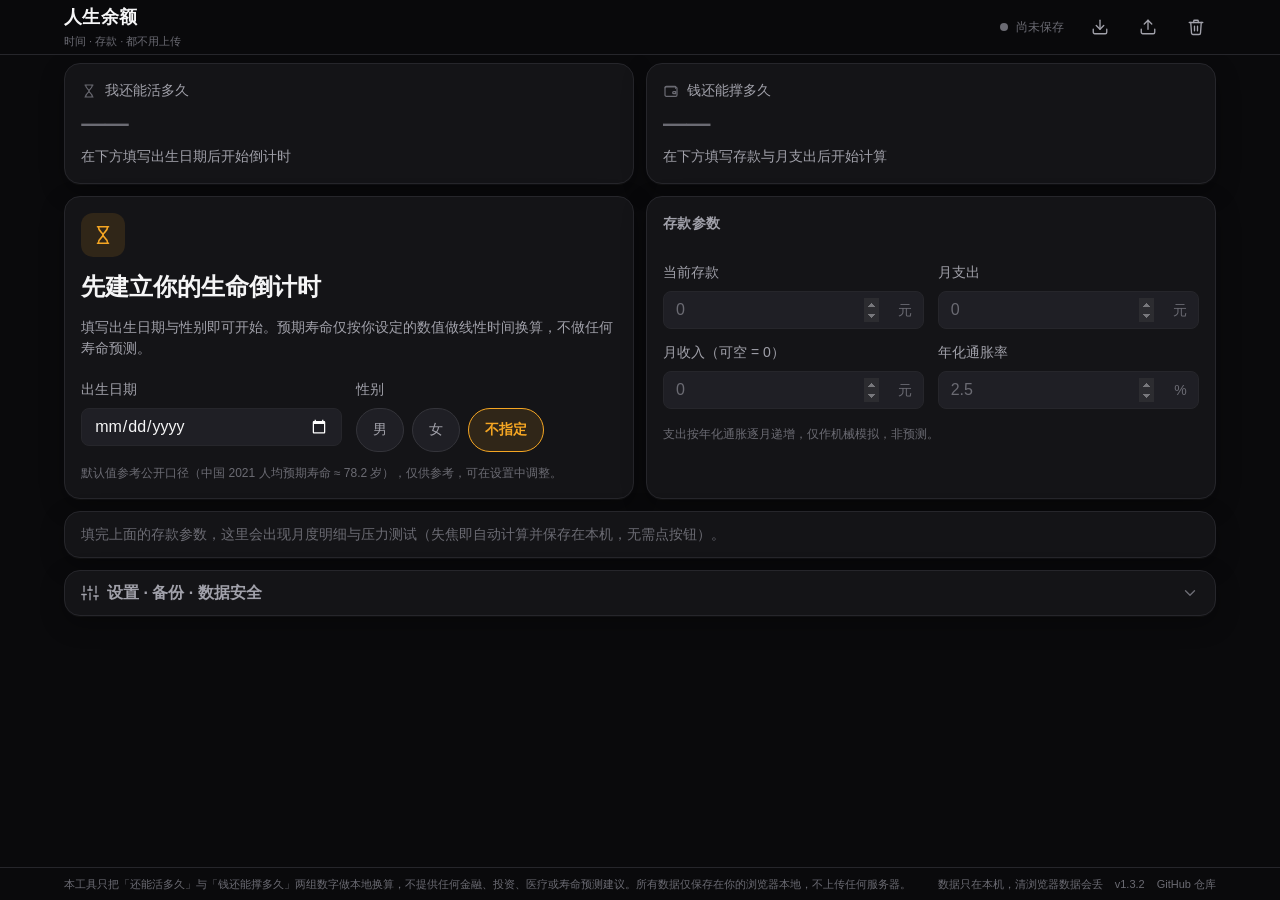
<file: index.html>
<!doctype html>
<html lang="zh-CN">
<head>
  <meta charset="utf-8">
  <meta name="viewport" content="width=device-width, initial-scale=1, viewport-fit=cover">
  <meta name="description" content="人生余额：算算你还能活多久、钱还能撑多久。全部在本机计算，数据不上传服务器。">
  <meta name="color-scheme" content="dark">
  <meta name="theme-color" content="#0a0a0c">
  <title>人生余额 · 我还能活多久，钱还能撑多久</title>

  <!-- 社交分享卡片（微信 / QQ / X / Facebook 等抓取 og:* 生成链接预览卡）
       注意：og:image 必须是绝对地址，聊天工具才能抓到图。 -->
  <meta property="og:type" content="website">
  <meta property="og:site_name" content="人生余额">
  <meta property="og:title" content="人生余额 · 我还能活多久，钱还能撑多久">
  <meta property="og:description" content="填一个出生日期，看看还剩多少天；填一笔存款，看看还能撑多久。全部在本机计算，数据不上传。">
  <meta property="og:url" content="https://datouzhenbei.github.io/personal-survival-dashboard/">
  <meta property="og:image" content="https://datouzhenbei.github.io/personal-survival-dashboard/assets/og-cover.png">
  <meta property="og:image:type" content="image/png">
  <meta property="og:image:width" content="1200">
  <meta property="og:image:height" content="630">
  <meta property="og:image:alt" content="人生余额：我还能活多久 · 钱还能撑多久">
  <meta property="og:locale" content="zh_CN">
  <meta name="twitter:card" content="summary_large_image">
  <meta name="twitter:title" content="人生余额 · 我还能活多久，钱还能撑多久">
  <meta name="twitter:description" content="填一个出生日期，看看还剩多少天；填一笔存款，看看还能撑多久。全部在本机计算。">
  <meta name="twitter:image" content="https://datouzhenbei.github.io/personal-survival-dashboard/assets/og-cover.png">
  <!-- 内联 favicon（data URI），避免产生额外网络请求 -->
  <link rel="icon" href="data:image/svg+xml,%3Csvg xmlns='http://www.w3.org/2000/svg' viewBox='0 0 24 24'%3E%3Ccircle cx='12' cy='12' r='10' fill='%23f5a623'/%3E%3C/svg%3E">
  <link rel="stylesheet" href="./css/style.css">
</head>
<body>
  <!-- 顶栏：标题 + 数据状态 + 导入/导出/清空 -->
  <header class="site-header">
    <div class="container header-inner">
      <div class="brand">
        <h1>人生余额</h1>
        <p>时间 · 存款 · 都不用上传</p>
      </div>
      <div class="header-actions">
        <span class="save-status" id="save-status" title="本机 localStorage 数据状态">
          <span class="dot" aria-label="未保存"></span>
          <span class="save-status__text">尚未保存</span>
        </span>

        <button type="button" class="icon-btn" id="btn-export" aria-label="导出 JSON 备份" title="导出 JSON 备份">
          <svg width="18" height="18" viewBox="0 0 24 24" fill="none" stroke="currentColor" stroke-width="1.8" stroke-linecap="round" stroke-linejoin="round" aria-hidden="true" focusable="false">
            <path d="M21 15v4a2 2 0 0 1-2 2H5a2 2 0 0 1-2-2v-4"/>
            <polyline points="7 10 12 15 17 10"/>
            <line x1="12" y1="15" x2="12" y2="3"/>
          </svg>
        </button>

        <button type="button" class="icon-btn" id="btn-import" aria-label="导入 JSON 备份" title="导入 JSON 备份">
          <svg width="18" height="18" viewBox="0 0 24 24" fill="none" stroke="currentColor" stroke-width="1.8" stroke-linecap="round" stroke-linejoin="round" aria-hidden="true" focusable="false">
            <path d="M21 15v4a2 2 0 0 1-2 2H5a2 2 0 0 1-2-2v-4"/>
            <polyline points="17 8 12 3 7 8"/>
            <line x1="12" y1="3" x2="12" y2="15"/>
          </svg>
        </button>

        <button type="button" class="icon-btn" id="btn-clear" aria-label="清空全部数据" title="清空全部数据">
          <svg width="18" height="18" viewBox="0 0 24 24" fill="none" stroke="currentColor" stroke-width="1.8" stroke-linecap="round" stroke-linejoin="round" aria-hidden="true" focusable="false">
            <polyline points="3 6 5 6 21 6"/>
            <path d="M19 6l-1 14a2 2 0 0 1-2 2H8a2 2 0 0 1-2-2L5 6"/>
            <path d="M10 11v6M14 11v6"/>
            <path d="M9 6V4a1 1 0 0 1 1-1h4a1 1 0 0 1 1 1v2"/>
          </svg>
        </button>
      </div>
    </div>
  </header>

  <!-- main 在宽屏下同时充当「整页统一栅格」：hero / 生命 / 存款三个 section 用
       display:contents 让各自的卡片直接落进同一套两列网格，保证左右边界严格对齐。 -->
  <main class="container">
    <!-- 首屏两张卡：我还能活多久 / 钱还能撑多久（JS 渲染） -->
    <section id="hero" class="hero-grid" aria-label="核心数据总览"></section>

    <!-- 生命模块：进度环 + 参数（JS 渲染，一个 section 只出一张卡） -->
    <section id="life-module" class="module" aria-label="生命倒计时"></section>

    <!-- 存款模块：参数卡 + 明细条（JS 渲染） -->
    <section id="savings-module" class="module" aria-label="存款生存计算器"></section>

    <!-- 备份提醒：只在需要提醒时才有内容，平时整块隐藏（JS 渲染） -->
    <section id="data-module" class="module" aria-label="备份提醒" hidden></section>

    <!-- 设置抽屉（含数据安全与备份，JS 渲染） -->
    <section id="settings-module" aria-label="设置与偏好"></section>
  </main>

  <!-- 页脚：压成两行（免责声明全文由 JS 从 Config.DISCLAIMER 填充） -->
  <footer class="site-footer">
    <div class="container">
      <p id="footer-disclaimer"></p>
      <div class="footer-meta">
        <span>数据只在本机，清浏览器数据会丢</span>
        <span id="app-version"></span>
        <a href="https://github.com/datouzhenbei/personal-survival-dashboard" id="repo-link" class="footer-link" target="_blank" rel="noopener noreferrer">GitHub 仓库</a>
      </div>
    </div>
  </footer>

  <!-- 自定义确认模态挂载点（禁用原生 confirm/alert） -->
  <div id="modal-root"></div>
  <!-- Toast 轻提示挂载点 -->
  <div id="toast-root" class="toast-root" aria-live="polite"></div>

  <!-- 隐藏的导入文件选择器 -->
  <input type="file" id="import-file" accept="application/json,.json" hidden>

  <script type="module" src="./js/ui/app.js"></script>
</body>
</html>
</file>
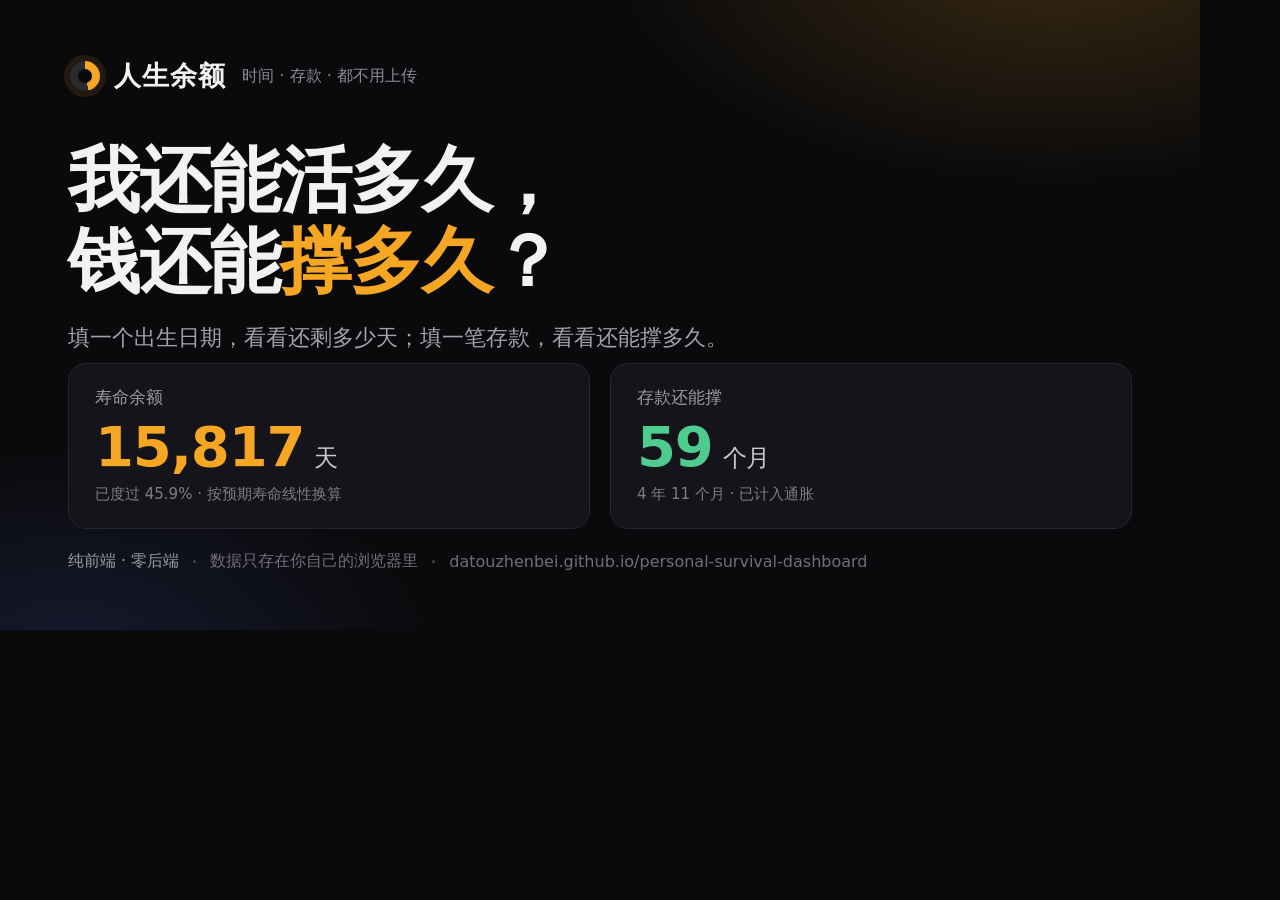
<file: tools/og-cover.html>
<!doctype html>
<html lang="zh-CN">
<head>
<meta charset="utf-8">
<title>og-cover</title>
<style>
  * { box-sizing: border-box; margin: 0; padding: 0; }
  html, body { width: 1200px; height: 630px; overflow: hidden; }
  body {
    background: #0a0a0c;
    color: #f2f2f5;
    font-family: "PingFang SC", "Microsoft YaHei", "Hiragino Sans GB", system-ui, sans-serif;
    -webkit-font-smoothing: antialiased;
    padding: 58px 68px;
    display: flex;
    flex-direction: column;
    position: relative;
  }
  .glow {
    position: absolute; inset: 0;
    background:
      radial-gradient(720px 380px at 88% -8%, rgba(245,166,35,0.20), transparent 62%),
      radial-gradient(560px 320px at 6% 104%, rgba(94,120,255,0.14), transparent 66%);
  }
  .inner { position: relative; display: flex; flex-direction: column; height: 100%; }

  .brand { display: flex; align-items: center; gap: 14px; }
  .brand .dot {
    width: 30px; height: 30px; border-radius: 50%;
    background: conic-gradient(#f5a623 0 46%, #2a2a31 46% 100%);
    box-shadow: 0 0 0 6px rgba(245,166,35,0.10);
    position: relative;
  }
  .brand .dot::after {
    content: ''; position: absolute; inset: 8px; border-radius: 50%; background: #0a0a0c;
  }
  .brand b { font-size: 27px; font-weight: 650; letter-spacing: .04em; }
  .brand span { font-size: 16px; color: #8b8b95; margin-left: 2px; }

  h1 {
    font-size: 72px; font-weight: 700; line-height: 1.12;
    letter-spacing: -0.02em; margin-top: 46px;
  }
  h1 em { font-style: normal; color: #f5a623; }

  .sub { font-size: 22px; color: #a2a2ad; margin-top: 20px; line-height: 1.5; }

  .cards { display: flex; gap: 20px; margin-top: auto; }
  .card {
    flex: 1;
    background: #14141a;
    border: 1px solid #26262e;
    border-radius: 18px;
    padding: 22px 26px 24px;
  }
  .card .label { font-size: 17px; color: #9a9aa5; }
  .card .num {
    display: flex; align-items: baseline; gap: 10px; margin-top: 10px;
    font-size: 56px; font-weight: 700; letter-spacing: -0.02em; line-height: 1;
    font-variant-numeric: tabular-nums;
  }
  .card .num small { font-size: 24px; font-weight: 500; color: #c9c9d2; }
  .card.a .num { color: #f5a623; }
  .card.b .num { color: #4ecb8f; }
  .card .note { font-size: 15px; color: #7d7d88; margin-top: 10px; }

  .foot { margin-top: 22px; font-size: 16px; color: #6f6f7a; display: flex; gap: 14px; align-items: center; }
  .foot i { width: 3px; height: 3px; border-radius: 50%; background: #45454f; display: inline-block; }
  .foot b { color: #9a9aa5; font-weight: 500; }
</style>
</head>
<body>
  <div class="glow"></div>
  <div class="inner">
    <div class="brand">
      <span class="dot"></span>
      <b>人生余额</b>
      <span>时间 · 存款 · 都不用上传</span>
    </div>

    <h1>我还能活多久，<br>钱还能<em>撑多久</em>？</h1>
    <p class="sub">填一个出生日期，看看还剩多少天；填一笔存款，看看还能撑多久。</p>

    <div class="cards">
      <div class="card a">
        <div class="label">寿命余额</div>
        <div class="num">15,817<small>天</small></div>
        <div class="note">已度过 45.9% · 按预期寿命线性换算</div>
      </div>
      <div class="card b">
        <div class="label">存款还能撑</div>
        <div class="num">59<small>个月</small></div>
        <div class="note">4 年 11 个月 · 已计入通胀</div>
      </div>
    </div>

    <div class="foot">
      <b>纯前端 · 零后端</b><i></i><span>数据只存在你自己的浏览器里</span><i></i><span>datouzhenbei.github.io/personal-survival-dashboard</span>
    </div>
  </div>
</body>
</html>
</file>
<file: css/style.css>
/* ============================================================
   style.css — 个人生存看板全部样式
   暗色简约主题；设计 token 严格对应 UI-REQUIREMENTS.md 第 4 节。
   无外部字体、无图片、无 CDN，完全离线可用。
   ============================================================ */

/* ---------------- 设计 token ---------------- */

:root {
  --bg-base: #0a0a0c;
  --bg-card: #141417;
  --bg-card-hover: #1c1c20;
  /* 输入框底色比卡片略亮一点：早先两者几乎同色，实机上看不出哪里能输入 */
  --bg-input: #1f1f25;
  --border: #26262b;
  --border-strong: #34343a;
  --text-primary: #f5f5f6;
  --text-secondary: #a1a1aa;
  --text-muted: #6b6b73;
  --accent: #f5a623;
  --accent-soft: rgba(245, 166, 35, 0.12);
  --danger: #ef4444;
  --danger-soft: rgba(239, 68, 68, 0.12);
  --success: #22c55e;
  --success-soft: rgba(34, 197, 94, 0.12);
  --ring-track: #26262b;

  --fs-hero: 3.5rem;
  --fs-h1: 2rem;
  --fs-h2: 1.5rem;
  --fs-body: 1rem;
  --fs-sm: 0.875rem;
  --fs-xs: 0.75rem;

  --sp-1: 4px;
  --sp-2: 8px;
  --sp-3: 12px;
  --sp-4: 16px;
  --sp-5: 20px;
  --sp-6: 24px;
  --sp-8: 32px;

  --radius-sm: 8px;
  --radius-md: 12px;
  --radius-lg: 16px;
  --radius-pill: 999px;

  /* V1.3.0 紧凑节奏：全站间距与内边距都从这套值出，
     目的只有一个 —— 整页在 1440x800 的视口里不用滚动就能看完。 */
  --card-pad: 16px;
  --gap-grid: 12px;

  --shadow-card: 0 1px 0 rgba(255, 255, 255, 0.03), 0 8px 24px rgba(0, 0, 0, 0.3);

  --font-sans: -apple-system, BlinkMacSystemFont, 'PingFang SC', 'Microsoft YaHei',
    'Segoe UI', Roboto, sans-serif;
  --max-width: 1200px;
}

/* ---------------- 基础重置 ---------------- */

*,
*::before,
*::after {
  box-sizing: border-box;
}

html {
  -webkit-text-size-adjust: 100%;
}

body {
  margin: 0;
  font-family: var(--font-sans);
  font-size: var(--fs-body);
  line-height: 1.5;
  color: var(--text-primary);
  background: var(--bg-base);
  -webkit-font-smoothing: antialiased;
  text-rendering: optimizeLegibility;
  overflow-x: hidden;
  min-height: 100vh;
  display: flex;
  flex-direction: column;
}

h1, h2, h3, h4, p, dl, dd {
  margin: 0;
}

button {
  font: inherit;
  color: inherit;
  background: none;
  border: 0;
  padding: 0;
  cursor: pointer;
}

input, select {
  font: inherit;
  color: inherit;
}

a {
  color: var(--accent);
  text-decoration: none;
}
a:hover {
  text-decoration: underline;
}

.container {
  width: 100%;
  max-width: var(--max-width);
  margin: 0 auto;
  padding: 0 var(--sp-6);
}

main.container {
  flex: 1;
  padding-top: var(--gap-grid);
  padding-bottom: var(--gap-grid);
  display: flex;
  flex-direction: column;
  gap: var(--gap-grid);
}

/* 数字等宽，避免跳动 */
.stat-card__value,
.stat-card__unit,
.hl-strip__main,
.hl-strip__clock,
.elapsed-line__val,
.detail-bar__value,
.ring-center__pct,
.data-table td.num {
  font-variant-numeric: tabular-nums;
}

/* ---------------- 顶栏 ---------------- */

.site-header {
  border-bottom: 1px solid var(--border);
  background: rgba(10, 10, 12, 0.85);
  position: sticky;
  top: 0;
  z-index: 20;
  backdrop-filter: blur(8px);
}

.header-inner {
  display: flex;
  align-items: center;
  justify-content: space-between;
  gap: var(--sp-4);
  min-height: 56px;
  padding-top: var(--sp-2);
  padding-bottom: var(--sp-2);
}

.brand h1 {
  font-size: 1.25rem;
  font-weight: 650;
  letter-spacing: 0.02em;
  white-space: nowrap;
}

.brand p {
  font-size: var(--fs-xs);
  color: var(--text-muted);
  margin-top: 2px;
}

.header-actions {
  display: flex;
  align-items: center;
  gap: var(--sp-2);
}

.save-status {
  display: inline-flex;
  align-items: center;
  gap: var(--sp-2);
  font-size: var(--fs-xs);
  color: var(--text-muted);
  margin-right: var(--sp-2);
  white-space: nowrap;
}

.save-status .dot {
  width: 8px;
  height: 8px;
  border-radius: 50%;
  background: var(--text-muted);
  flex: none;
}

.save-status.is-saved .dot {
  background: var(--success);
  box-shadow: 0 0 0 3px var(--success-soft);
}

.icon-btn {
  display: inline-flex;
  align-items: center;
  justify-content: center;
  width: 40px;
  height: 40px;
  border-radius: var(--radius-sm);
  color: var(--text-secondary);
  border: 1px solid transparent;
  transition: background 0.15s ease, color 0.15s ease, border-color 0.15s ease;
}

.icon-btn:hover {
  background: var(--bg-card-hover);
  color: var(--text-primary);
  border-color: var(--border);
}

.icon-btn:focus-visible,
.btn:focus-visible,
.chip:focus-visible,
.field__input:focus-visible,
.drawer__toggle:focus-visible {
  outline: 2px solid var(--accent);
  outline-offset: 2px;
}

/* ---------------- 通用卡片 / 按钮 ---------------- */

.card {
  background: var(--bg-card);
  border: 1px solid var(--border);
  border-radius: var(--radius-lg);
  box-shadow: var(--shadow-card);
  padding: var(--card-pad);
}

.card__title {
  font-size: var(--fs-sm);
  font-weight: 600;
  color: var(--text-secondary);
  margin-bottom: var(--sp-3);
  letter-spacing: 0.02em;
}

/* 卡片级小字说明（替代逐字段 hint，省一行高度） */
.card__note {
  font-size: var(--fs-xs);
  color: var(--text-muted);
  line-height: 1.5;
}

.card__note--error {
  color: var(--danger);
}

.card__error {
  color: var(--danger);
  font-size: var(--fs-sm);
}

.btn {
  display: inline-flex;
  align-items: center;
  justify-content: center;
  gap: var(--sp-2);
  min-height: 44px;
  padding: 0 var(--sp-4);
  border-radius: var(--radius-sm);
  font-size: var(--fs-sm);
  font-weight: 500;
  border: 1px solid var(--border-strong);
  transition: background 0.15s ease, border-color 0.15s ease, color 0.15s ease;
  white-space: nowrap;
}

.btn--ghost {
  background: transparent;
  color: var(--text-secondary);
}

.btn--ghost:hover {
  background: var(--bg-card-hover);
  color: var(--text-primary);
}

.btn--danger {
  background: var(--danger-soft);
  border-color: rgba(239, 68, 68, 0.4);
  color: var(--danger);
}

.btn--danger:hover {
  background: rgba(239, 68, 68, 0.2);
}

.btn--primary {
  background: var(--accent-soft);
  border-color: rgba(245, 166, 35, 0.4);
  color: var(--accent);
}

.btn--primary:hover {
  background: rgba(245, 166, 35, 0.2);
}

.btn--danger-text {
  color: var(--danger);
}

.btn--danger-text:hover {
  color: var(--danger);
  border-color: rgba(239, 68, 68, 0.4);
  background: var(--danger-soft);
}

/* ---------------- Hero 总览 ---------------- */

.hero-grid {
  display: grid;
  grid-template-columns: repeat(2, minmax(0, 1fr));
  gap: var(--gap-grid);
}

.stat-card {
  display: flex;
  flex-direction: column;
  gap: var(--sp-2);
  transition: border-color 0.2s ease, background 0.2s ease;
}

.stat-card:hover {
  border-color: var(--border-strong);
}

.stat-card__head {
  display: flex;
  align-items: center;
  justify-content: space-between;
  gap: var(--sp-3);
}

.stat-card__title {
  display: inline-flex;
  align-items: center;
  gap: var(--sp-2);
  font-size: var(--fs-sm);
  color: var(--text-secondary);
  font-weight: 500;
}

.stat-card__title svg {
  color: var(--text-muted);
  flex: none;
}

.stat-card__badge {
  display: inline-flex;
  align-items: center;
  gap: var(--sp-2);
  font-size: var(--fs-xs);
  color: var(--text-muted);
  background: var(--bg-input);
  border: 1px solid var(--border);
  border-radius: var(--radius-pill);
  padding: 3px 10px;
  white-space: nowrap;
}

.stat-card__badge-sep {
  opacity: 0.5;
}

.stat-card__main {
  display: flex;
  align-items: baseline;
  gap: var(--sp-2);
  min-width: 0;
}

.stat-card__value {
  font-size: clamp(1.75rem, 7.2vw, 3rem);
  font-weight: 650;
  line-height: 1.1;
  letter-spacing: -0.02em;
  overflow-wrap: anywhere;
}

.stat-card__unit {
  font-size: var(--fs-h2);
  font-weight: 500;
  color: var(--text-secondary);
  flex: none;
}

.stat-card__sub {
  font-size: var(--fs-sm);
  color: var(--text-secondary);
  min-height: 1.5em;
}

/* 副信息区（小字行 + 高亮条）吸到卡片底部。
   首屏两卡在栅格里等高，贴底后「高亮条」的底边必然齐平 —— 这样即便
   两侧小字行高度有 1-2px 出入，两条高亮条也不会错开。
   单列（<1024px）时卡片高度自适应、没有多余空间，此规则自动失效。 */
.stat-card > :last-child {
  margin-top: auto;
}

.stat-card--accent .stat-card__value {
  color: var(--accent);
}
.stat-card--success .stat-card__value {
  color: var(--success);
}
.stat-card--danger .stat-card__value {
  color: var(--danger);
}
.stat-card--muted .stat-card__value {
  color: var(--text-muted);
  /* 无数据/报错时的占位符「——」在 hero 字号下会被读成「加载进度条」，
     这里单独收小，让它明确是「还没填」而不是「还在加载」。 */
  font-size: var(--fs-h2);
}

/* ---------------- 首屏高亮条（V1.2 趣味化） ----------------
   用途：把「39 年 286 天 · 14:22:25 · GG 日期」这类关键副信息
   从灰色小字升级为一块醒目的强调面板。 */

.card-sub-stack {
  display: flex;
  flex-direction: column;
  gap: var(--sp-2);
  min-height: 1.5em;
}

.hl-strip {
  display: flex;
  align-items: baseline;
  justify-content: space-between;
  gap: var(--sp-2) var(--sp-3);
  flex-wrap: wrap;
  padding: 10px 12px;
  border-radius: var(--radius-md);
  background: var(--accent-soft);
  border: 1px solid rgba(245, 166, 35, 0.26);
}

.hl-strip__left {
  display: inline-flex;
  align-items: baseline;
  flex-wrap: wrap;
  gap: var(--sp-2) var(--sp-3);
  min-width: 0;
}

.hl-strip__main {
  font-size: clamp(1.25rem, 4.6vw, 1.75rem);
  font-weight: 650;
  line-height: 1.2;
  letter-spacing: -0.01em;
  color: var(--accent);
  font-variant-numeric: tabular-nums;
}

/* 「已过 N 年 M 天」：从已删除的「时间详情」卡上移到首屏卡 A 的主数字下方。
   刻意用小字 + 次级色，只作对照量，不抢「剩余」主数字。
   注意：不要塞进 .hl-strip —— 会把 GG 胶囊挤到第二行左对齐（360-1440px 实测）。
   用 inline 排版（非 flex）让标签与数值之间的真实空格生效，视觉间距由 key 的 margin 提供。 */
.elapsed-line {
  font-size: var(--fs-sm);
  color: var(--text-secondary);
  white-space: nowrap;
}

.elapsed-line__key {
  font-size: var(--fs-xs);
  font-weight: 600;
  letter-spacing: 0.06em;
  color: var(--text-muted);
  margin-right: 4px;
}

.elapsed-line__val {
  font-weight: 550;
  font-variant-numeric: tabular-nums;
}

.hl-strip__clock {
  font-size: var(--fs-sm);
  font-weight: 500;
  color: var(--accent);
  opacity: 0.85;
  font-variant-numeric: tabular-nums;
}

.hl-strip__gg {
  display: inline-flex;
  align-items: baseline;
  gap: 6px;
  font-size: var(--fs-sm);
  color: var(--text-secondary);
  white-space: nowrap;
}

.hl-strip__gg-key {
  font-size: var(--fs-xs);
  font-weight: 650;
  letter-spacing: 0.06em;
  color: var(--text-primary);
  background: rgba(255, 255, 255, 0.06);
  border: 1px solid var(--border-strong);
  border-radius: var(--radius-sm);
  padding: 1px 6px;
}

.hl-strip__gg-val {
  font-variant-numeric: tabular-nums;
}

/* 绿色变体：可持续 / 已超期等正向状态 */
.hl-strip--good {
  background: var(--success-soft);
  border-color: rgba(34, 197, 94, 0.26);
}

.hl-strip--good .hl-strip__main,
.hl-strip--good .hl-strip__clock,
.stat-card--success .hl-strip__main,
.stat-card--success .hl-strip__clock {
  color: var(--success);
}

.stat-card--success .hl-strip {
  background: var(--success-soft);
  border-color: rgba(34, 197, 94, 0.26);
}

/* 结论行：存款耗尽日与寿命终点谁先到。
   排在卡 B 高亮条的「上方」，与卡 A 的「已过 N 年 M 天」同处一行位置。
   排版度量刻意与 .elapsed-line 对齐（同字号、同单行限制）：
   行高一致 → 两张卡的「小字行 + 高亮条」上下都齐。 */
.card-sub-note {
  font-size: var(--fs-sm);
  color: var(--text-secondary);
  white-space: nowrap;
}

.card-sub-note::before {
  content: '→ ';
  color: var(--text-muted);
}

@media (max-width: 639px) {
  .hl-strip {
    padding: 10px 12px;
  }

  .hl-strip__main {
    font-size: 1.25rem;
  }
}

@media (max-width: 400px) {
  .hl-strip {
    padding: 10px;
    gap: var(--sp-2);
  }

  .hl-strip__left {
    gap: var(--sp-2);
  }
}

/* ---------------- 模块通用 ---------------- */

/* 每个模块现在最多两张元素：一张卡 +（存款模块的）明细条。
   独立标题行（原「生命倒计时 / 存款生存计算器」）已在 V1.3.0 删除，
   标题改由卡片自己的 .card__title 承担。 */
.module {
  display: flex;
  flex-direction: column;
  gap: var(--sp-3);
  min-width: 0;
}

/* ---------------- 表单 ---------------- */

.form-grid {
  display: grid;
  grid-template-columns: repeat(2, 1fr);
  gap: var(--sp-4);
}

.form-grid--3 {
  grid-template-columns: repeat(3, 1fr);
}

.form-card {
  display: flex;
  flex-direction: column;
  gap: var(--sp-4);
}

.field {
  display: flex;
  flex-direction: column;
  gap: var(--sp-2);
  min-width: 0;
}

.field__label {
  font-size: var(--fs-sm);
  color: var(--text-secondary);
  font-weight: 500;
}

.field__control {
  position: relative;
  display: flex;
}

.field__input {
  width: 100%;
  min-height: 44px;
  padding: 0 var(--sp-3);
  background: var(--bg-input);
  border: 1px solid var(--border);
  border-radius: var(--radius-sm);
  color: var(--text-primary);
  font-size: var(--fs-body);
  transition: border-color 0.15s ease, background 0.15s ease;
}

.field__control.has-unit .field__input {
  padding-right: 44px;
}

.field__input::placeholder {
  color: var(--text-muted);
}

.field__input:hover:not(:disabled) {
  border-color: var(--border-strong);
}

.field__input:focus {
  outline: none;
  border-color: var(--accent);
  box-shadow: 0 0 0 3px var(--accent-soft);
}

.field__input:disabled {
  opacity: 0.55;
  cursor: not-allowed;
}

.field__unit {
  position: absolute;
  right: var(--sp-3);
  top: 50%;
  transform: translateY(-50%);
  font-size: var(--fs-sm);
  color: var(--text-muted);
  pointer-events: none;
}

.field__hint {
  font-size: var(--fs-xs);
  color: var(--text-muted);
}

.field__error {
  font-size: var(--fs-xs);
  color: var(--danger);
}

.field.has-error .field__input {
  border-color: var(--danger);
  box-shadow: 0 0 0 3px var(--danger-soft);
}

/* 数字输入框微调按钮弱化 */
.field__input[type='number']::-webkit-outer-spin-button,
.field__input[type='number']::-webkit-inner-spin-button {
  opacity: 0.4;
}

/* ---------------- Chip 单选组 ---------------- */

.chip-group {
  display: flex;
  gap: var(--sp-2);
  flex-wrap: wrap;
}

/* chip 三个尺寸走自定义属性：便于「半栏卡片」这类局部场景整体收小。
   ⚠️ 这里必须用「逐属性」过渡，不能写 transition: all ——
   否则 min-height / padding / font-size 也会参与过渡，
   跨越 1024px 断点时 chip 会「跳一下」，而且无头浏览器里
   过渡未跑完时读到的计算值全是旧值（曾据此误判为选择器失效）。 */
.chip {
  min-height: var(--chip-h, 44px);
  padding: 0 var(--chip-pad-x, var(--sp-4));
  border-radius: var(--radius-pill);
  border: 1px solid var(--border-strong);
  background: var(--bg-input);
  color: var(--text-secondary);
  font-size: var(--chip-fs, var(--fs-sm));
  transition: background 0.15s ease, border-color 0.15s ease, color 0.15s ease;
}

.chip:hover {
  border-color: var(--text-muted);
  color: var(--text-primary);
}

.chip.is-selected {
  background: var(--accent-soft);
  border-color: var(--accent);
  color: var(--accent);
  font-weight: 600;
}

/* ---------------- 生命模块（V1.3.0：进度环 + 参数合并为一张卡） ---------------- */

.life-card {
  display: flex;
  flex-direction: column;
  min-width: 0;
}

.life-card__body {
  display: grid;
  grid-template-columns: auto minmax(0, 1fr);
  gap: var(--sp-3) var(--sp-5);
  align-items: center;
  flex: 1;
}

.life-card__ring {
  display: flex;
  justify-content: center;
  flex: none;
}

/* 环从 220px 收到 132px：让整张卡能进一屏，也让它回归「进度指示」而不是主角；
   省下的宽度留给右侧参数，保证「出生日期 | 性别」两栏不折行 */
.life-card__ring .ring-wrap,
.life-card__ring .ring-placeholder {
  width: 132px;
  height: 132px;
}

.life-card__ring .ring-center__pct {
  font-size: 1.5rem;
}

.life-card__params {
  display: flex;
  flex-direction: column;
  gap: var(--sp-3);
  min-width: 0;
}

.ring-wrap {
  position: relative;
  width: 220px;
  height: 220px;
  display: grid;
  place-items: center;
}

.ring-svg {
  width: 100%;
  height: 100%;
}

.ring-track {
  stroke: var(--ring-track);
}

.ring-progress {
  stroke: var(--accent);
  transition: stroke-dashoffset 0.6s ease, stroke 0.3s ease;
}

.ring-wrap.is-over .ring-progress {
  stroke: var(--success);
}

.ring-center {
  position: absolute;
  inset: 0;
  display: flex;
  flex-direction: column;
  align-items: center;
  justify-content: center;
  gap: 2px;
  pointer-events: none;
}

.ring-center__pct {
  font-size: 2.4rem;
  font-weight: 650;
  color: var(--accent);
  line-height: 1.1;
}

.ring-wrap.is-over .ring-center__pct {
  color: var(--success);
}

.ring-center__label {
  font-size: var(--fs-xs);
  color: var(--text-muted);
  letter-spacing: 0.15em;
}

.ring-placeholder {
  width: 220px;
  height: 220px;
  display: grid;
  place-items: center;
  border: 1px dashed var(--border-strong);
  border-radius: 50%;
  color: var(--text-muted);
}

/* ---------------- 引导 / 空状态 / 行内提示 ---------------- */

.guide {
  display: flex;
  flex-direction: column;
  gap: var(--sp-3);
  align-items: flex-start;
}

.guide__icon {
  width: 44px;
  height: 44px;
  border-radius: var(--radius-md);
  background: var(--accent-soft);
  color: var(--accent);
  display: grid;
  place-items: center;
}

.guide__title {
  font-size: var(--fs-h2);
  font-weight: 600;
}

.guide__desc {
  font-size: var(--fs-sm);
  color: var(--text-secondary);
  max-width: 56em;
}

.guide .form-grid {
  width: 100%;
  margin-top: var(--sp-2);
}

.empty {
  display: flex;
  flex-direction: column;
  align-items: center;
  text-align: center;
  gap: var(--sp-3);
  padding: var(--sp-8) var(--sp-4);
  border: 1px dashed var(--border-strong);
  border-radius: var(--radius-md);
}

.empty__icon {
  width: 48px;
  height: 48px;
  border-radius: 50%;
  background: var(--bg-input);
  color: var(--text-muted);
  display: grid;
  place-items: center;
}

.empty__title {
  font-size: var(--fs-body);
  font-weight: 600;
}

.empty__desc {
  font-size: var(--fs-sm);
  color: var(--text-muted);
  max-width: 32em;
}

/* ---------------- 存款明细条（V1.3.0：横跨两列的一排小格） ----------------
   可支撑月数 / 耗尽日期的结论在首屏卡 B 上，这里只放「明细 + 压力测试」，
   整页不会出现两处一样的数字，也省下大半屏高度。 */

.detail-bar {
  display: flex;
  flex-direction: column;
  gap: var(--sp-3);
  min-width: 0;
}

.detail-bar__grid {
  display: grid;
  grid-template-columns: repeat(4, minmax(0, 1fr)) minmax(0, 1.5fr);
  gap: var(--sp-3);
}

.detail-bar__cell {
  display: flex;
  flex-direction: column;
  gap: 2px;
  padding: var(--sp-3);
  background: var(--bg-input);
  border: 1px solid var(--border);
  border-radius: var(--radius-sm);
  min-width: 0;
}

.detail-bar__label {
  font-size: var(--fs-xs);
  color: var(--text-muted);
  white-space: nowrap;
  overflow: hidden;
  text-overflow: ellipsis;
}

.detail-bar__value {
  font-size: var(--fs-body);
  font-weight: 650;
  line-height: 1.3;
  overflow-wrap: anywhere;
}

.detail-bar__sub {
  font-size: var(--fs-xs);
  color: var(--text-muted);
  line-height: 1.4;
  overflow-wrap: anywhere;
}

.detail-bar__hint {
  font-size: var(--fs-sm);
  color: var(--text-muted);
}

.detail-bar__note {
  font-size: var(--fs-xs);
  color: var(--success);
  background: var(--success-soft);
  border-radius: var(--radius-sm);
  padding: var(--sp-2) var(--sp-3);
}

/* 压力测试：三行「标签 —— 月数」，比原来的三行表格矮一半 */
.stress-list {
  list-style: none;
  margin: 0;
  padding: 0;
  display: flex;
  flex-direction: column;
  gap: 1px;
  font-size: var(--fs-xs);
  color: var(--text-muted);
}

.stress-list li {
  display: flex;
  align-items: baseline;
  justify-content: space-between;
  gap: var(--sp-2);
}

.stress-list b {
  font-weight: 600;
  color: var(--text-secondary);
  white-space: nowrap;
}

/* ---------------- 语义色调 ---------------- */
.tone-accent { color: var(--accent); }
.tone-success { color: var(--success); }
.tone-danger { color: var(--danger); }
.tone-muted { color: var(--text-muted); }

/* 月净消耗 / 汇总三栏 / 压力测试表 的旧样式已在 V1.3.0 删除
   （对应结构合并进 .detail-bar，见上） */

.data-table {
  width: 100%;
  border-collapse: collapse;
  font-size: var(--fs-sm);
}

.data-table th,
.data-table td {
  text-align: left;
  padding: var(--sp-3) var(--sp-2);
  border-bottom: 1px solid var(--border);
}

.data-table thead th {
  font-size: var(--fs-xs);
  font-weight: 500;
  color: var(--text-muted);
  border-bottom-color: var(--border-strong);
}

.data-table th.num,
.data-table td.num {
  text-align: right;
  font-weight: 550;
  white-space: nowrap;
}

.data-table tbody tr:last-child td {
  border-bottom: 0;
}

/* ---------------- 设置抽屉 ---------------- */

.drawer {
  padding: 0;
  overflow: hidden;
}

.drawer__toggle {
  width: 100%;
  display: flex;
  align-items: center;
  justify-content: space-between;
  gap: var(--sp-3);
  padding: var(--sp-4) var(--sp-6);
  min-height: 56px;
  color: var(--text-secondary);
  transition: color 0.15s ease, background 0.15s ease;
}

.drawer__toggle:hover {
  background: var(--bg-card-hover);
  color: var(--text-primary);
}

.drawer__toggle-left {
  display: inline-flex;
  align-items: center;
  gap: var(--sp-2);
  font-size: var(--fs-body);
  font-weight: 600;
}

.drawer__chevron {
  display: inline-flex;
  transition: transform 0.2s ease;
  color: var(--text-muted);
}

.drawer__chevron.is-open,
.drawer__toggle.is-open .drawer__chevron {
  transform: rotate(180deg);
}

.drawer__body {
  display: grid;
  grid-template-rows: 0fr;
  transition: grid-template-rows 0.25s ease;
}

.drawer__body.is-open {
  grid-template-rows: 1fr;
}

.drawer__inner {
  overflow: hidden;
  min-height: 0;
}

.drawer.is-open .drawer__inner,
.drawer__body.is-open .drawer__inner {
  /* 展开后内部正常排布 */
}

.drawer__body .drawer__inner > * {
  padding: 0 var(--sp-6) var(--sp-6);
}

.drawer__body .form-grid {
  padding-top: var(--sp-2);
}

.drawer__actions {
  display: flex;
  flex-wrap: wrap;
  gap: var(--sp-2);
  margin-top: var(--sp-4);
}

/* 数据安全与备份（V1.3.0：从页面上的独立整卡收进抽屉，
   只在「超过 14 天没备份」时才会在页面流里单独出现一条提醒条） */

.drawer__data {
  display: flex;
  flex-direction: column;
  gap: 2px;
  margin-top: var(--sp-4);
  padding-top: var(--sp-3);
  border-top: 1px solid var(--border);
}

.drawer__data-meta {
  font-size: var(--fs-sm);
  color: var(--text-primary);
}

.drawer__data-sub {
  font-size: var(--fs-xs);
  color: var(--text-muted);
}

.drawer__data-note {
  font-size: var(--fs-xs);
  color: var(--text-muted);
  line-height: 1.7;
  margin-top: var(--sp-2);
}

/* ---------------- 模态确认框 ---------------- */

.modal-overlay {
  position: fixed;
  inset: 0;
  z-index: 100;
  background: rgba(0, 0, 0, 0.65);
  display: flex;
  align-items: center;
  justify-content: center;
  padding: var(--sp-4);
  animation: overlay-in 0.15s ease;
}

.modal-overlay[hidden] {
  display: none;
}

.modal {
  width: 100%;
  max-width: 420px;
  animation: modal-in 0.18s ease;
}

.modal__body {
  background: var(--bg-card);
  border: 1px solid var(--border-strong);
  border-radius: var(--radius-lg);
  box-shadow: var(--shadow-card);
  padding: var(--sp-6);
  display: flex;
  flex-direction: column;
  gap: var(--sp-3);
}

.modal__title {
  font-size: var(--fs-h2);
  font-weight: 600;
}

.modal__message {
  font-size: var(--fs-sm);
  color: var(--text-secondary);
}

.modal__actions {
  display: flex;
  justify-content: flex-end;
  gap: var(--sp-2);
  margin-top: var(--sp-3);
}

@keyframes overlay-in {
  from { opacity: 0; }
  to { opacity: 1; }
}

@keyframes modal-in {
  from { opacity: 0; transform: translateY(8px) scale(0.98); }
  to { opacity: 1; transform: translateY(0) scale(1); }
}

@media (prefers-reduced-motion: reduce) {
  .ring-progress,
  .drawer__body,
  .drawer__chevron,
  .modal-overlay,
  .modal {
    transition: none !important;
    animation: none !important;
  }
}

/* ---------------- Toast ---------------- */

.toast-root {
  position: fixed;
  right: var(--sp-4);
  bottom: var(--sp-4);
  z-index: 200;
  display: flex;
  flex-direction: column;
  gap: var(--sp-2);
  pointer-events: none;
}

.toast {
  background: var(--bg-card);
  border: 1px solid var(--border-strong);
  border-radius: var(--radius-md);
  box-shadow: var(--shadow-card);
  padding: var(--sp-3) var(--sp-4);
  font-size: var(--fs-sm);
  color: var(--text-primary);
  opacity: 0;
  transform: translateY(8px);
  transition: opacity 0.25s ease, transform 0.25s ease;
  max-width: min(360px, calc(100vw - 32px));
}

.toast.is-shown {
  opacity: 1;
  transform: translateY(0);
}

.toast--success {
  border-color: rgba(34, 197, 94, 0.4);
}
.toast--success::before {
  content: '';
  display: inline-block;
  width: 8px;
  height: 8px;
  border-radius: 50%;
  background: var(--success);
  margin-right: var(--sp-2);
}
.toast--error {
  border-color: rgba(239, 68, 68, 0.4);
}
.toast--error::before {
  content: '';
  display: inline-block;
  width: 8px;
  height: 8px;
  border-radius: 50%;
  background: var(--danger);
  margin-right: var(--sp-2);
}

/* ---------------- 页脚 ---------------- */

.site-footer {
  border-top: 1px solid var(--border);
  padding: var(--sp-3) 0;
}

.site-footer .container {
  display: flex;
  flex-direction: column;
  gap: 2px;
}

.site-footer p {
  font-size: 0.6875rem;
  color: var(--text-muted);
  line-height: 1.5;
}

.footer-meta {
  display: flex;
  gap: var(--sp-3);
  flex-wrap: wrap;
  font-size: 0.6875rem;
  color: var(--text-muted);
}

.footer-link {
  color: var(--text-muted);
}

/* ---------------- 响应式：平板（640-1023px） ----------------
   1024px 以下没有「统一栅格」，各模块直接竖着堆，所以这里只要把
   明细条从 5 列压到 3 列即可；生命卡保持「环 | 参数」左右并排。 */

@media (max-width: 1023px) {
  .detail-bar__grid {
    grid-template-columns: repeat(3, minmax(0, 1fr));
  }
}

/* ---------------- 响应式：手机（≤639px） ---------------- */

@media (max-width: 639px) {
  :root {
    --fs-h2: 1.25rem;
    --card-pad: 14px;
  }

  .container {
    padding-left: var(--sp-4);
    padding-right: var(--sp-4);
  }

  main.container {
    gap: var(--sp-3);
    padding-top: var(--sp-3);
    padding-bottom: var(--sp-4);
  }

  .brand p {
    display: none;
  }

  .save-status {
    margin-right: 0;
  }

  .hero-grid {
    grid-template-columns: 1fr;
  }

  /* 触屏：顶栏图标按钮回到 44px 最小点击尺寸（桌面为了压缩高度收到 40px） */
  .icon-btn {
    width: 44px;
    height: 44px;
  }

  .form-grid,
  .form-grid--3 {
    grid-template-columns: 1fr;
  }

  /* 生命卡在手机上改成上下：环在上、参数在下，避免并排挤成两柱 */
  .life-card__body {
    grid-template-columns: 1fr;
    justify-items: center;
    gap: var(--sp-4);
  }

  .life-card__params {
    width: 100%;
  }

  .detail-bar__grid {
    grid-template-columns: repeat(2, minmax(0, 1fr));
  }

  .detail-bar__cell--stress {
    grid-column: 1 / -1;
  }

  .stat-card__badge {
    font-size: 0.6875rem;
    padding: 2px 8px;
  }

  .drawer__toggle {
    padding: var(--sp-3) var(--sp-4);
  }

  .drawer__body .drawer__inner > * {
    padding-left: var(--sp-4);
    padding-right: var(--sp-4);
  }

  .modal__actions {
    flex-direction: column-reverse;
  }

  .modal__actions .btn {
    width: 100%;
  }
}

/* ---------------- 响应式：超窄屏（≤400px） ----------------
   顶栏在 360px 下「标题 + 状态文字 + 3 个图标按钮」放不下，
   会导致标题折成两行。这里收起冗余的状态文字，仅保留状态圆点
   （圆点仍带 title 与 aria-label，状态信息不丢失）。 */

@media (max-width: 400px) {
  .save-status__text {
    display: none;
  }

  .save-status {
    margin-right: 0;
  }
}

/* ============================================================
   V1.1：备份提醒 / 导入预览（V1.3.0 起「数据安全」静态信息已收进设置抽屉，
   独立的 .data-safety 卡片样式随之删除，见 .drawer__data-*）
   ============================================================ */

/* ---------------- 小尺寸按钮（提示条内使用） ---------------- */

.btn--sm {
  min-height: 36px;
  padding: 0 var(--sp-3);
  font-size: var(--fs-xs);
  gap: var(--sp-1);
}

/* ---------------- 备份提醒条 ---------------- */

.backup-banner {
  display: flex;
  align-items: center;
  gap: var(--sp-3);
  flex-wrap: wrap;
  background: var(--accent-soft);
  border: 1px solid rgba(245, 166, 35, 0.28);
  border-radius: var(--radius-md);
  padding: var(--sp-3) var(--sp-4);
}

.backup-banner__icon {
  display: inline-flex;
  color: var(--accent);
  flex: none;
}

.backup-banner__text {
  flex: 1 1 200px;
  min-width: 0;
  font-size: var(--fs-sm);
  color: var(--text-secondary);
}

.backup-banner__actions {
  display: flex;
  gap: var(--sp-2);
  flex-wrap: wrap;
}

/* ---------------- 导入预览对话框 ---------------- */

.modal--wide {
  max-width: 560px;
}

.modal--wide .modal__body {
  max-height: min(80vh, 640px);
  overflow-y: auto;
}

.preview-meta {
  display: flex;
  flex-direction: column;
  gap: var(--sp-1);
  background: var(--bg-input);
  border-radius: var(--radius-md);
  padding: var(--sp-3);
}

.preview-meta__row {
  display: flex;
  gap: var(--sp-3);
  font-size: var(--fs-xs);
}

.preview-meta__key {
  flex: none;
  width: 5em;
  color: var(--text-muted);
}

.preview-meta__val {
  color: var(--text-secondary);
  min-width: 0;
  word-break: break-all;
}

.preview-section {
  display: flex;
  flex-direction: column;
  gap: var(--sp-2);
}

.preview-section__title {
  font-size: var(--fs-sm);
  font-weight: 600;
  color: var(--text-primary);
}

.preview-list,
.preview-warn {
  list-style: none;
  margin: 0;
  padding: 0;
  display: flex;
  flex-direction: column;
  gap: var(--sp-1);
}

.preview-item {
  display: flex;
  align-items: center;
  gap: var(--sp-2);
  font-size: var(--fs-sm);
  color: var(--text-secondary);
}

.preview-item__badge {
  flex: none;
  font-size: 0.6875rem;
  padding: 1px 6px;
  border-radius: var(--radius-pill);
  border: 1px solid transparent;
}

.preview-item__badge--add {
  color: var(--success);
  background: var(--success-soft);
  border-color: rgba(34, 197, 94, 0.3);
}

.preview-item__badge--overwrite {
  color: var(--accent);
  background: var(--accent-soft);
  border-color: rgba(245, 166, 35, 0.3);
}

.preview-item__detail {
  font-size: var(--fs-xs);
  color: var(--text-muted);
}

.preview-warn li {
  position: relative;
  padding-left: var(--sp-3);
  font-size: var(--fs-xs);
  color: var(--text-secondary);
  line-height: 1.6;
}

.preview-warn li::before {
  content: '·';
  position: absolute;
  left: var(--sp-1);
  color: var(--accent);
}

.preview-note {
  font-size: var(--fs-xs);
  color: var(--text-muted);
  line-height: 1.7;
}

/* ---------------- 响应式：备份提醒 / 导入预览 ---------------- */

@media (max-width: 639px) {
  .backup-banner {
    flex-direction: column;
    align-items: flex-start;
    gap: var(--sp-2);
  }

  .backup-banner__text {
    flex: none;
  }

  /* 触屏：提示条里的按钮也要够 44px（桌面档把 .btn--sm 收到了 36px） */
  .backup-banner .btn {
    min-height: 44px;
  }

  .modal--wide .modal__body {
    max-height: 85vh;
    padding: var(--sp-4);
  }
}

@media (max-width: 400px) {
  .backup-banner__actions {
    width: 100%;
  }

  .backup-banner__actions .btn {
    flex: 1 1 auto;
    justify-content: center;
  }
}

/* ============================================================
   V1.3.0：整页统一两列栅格（宽屏）
   ------------------------------------------------------------
   之前 hero / 生命 / 存款各自一套列宽（1fr 1fr / 260-360px+1fr / 420px+1fr），
   三块卡片边界互相对不齐。现在把 main 本身变成唯一的栅格容器，
   三个 section 用 display:contents 把自己「透明化」，
   于是所有卡片都成为同一套两列网格的直接子项 —— 左右边界严格对齐。
   单张元素（明细条、提醒条、设置抽屉）跨整行；窄屏（<1024px）回到
   main 的 flex 纵向堆叠，各模块各占整行。
   ============================================================ */

/* 备份提醒容器：平时整块隐藏。必须由作者样式声明，
   否则 .module{display:flex} 会盖掉浏览器默认的 [hidden]{display:none}。 */
#data-module[hidden] {
  display: none;
}

@media (min-width: 1024px) {
  main.container {
    display: grid;
    grid-template-columns: repeat(2, minmax(0, 1fr));
    gap: var(--gap-grid);
    align-content: start;
    align-items: stretch;
  }

  /* 透明化：section 自己不产生盒子，卡片直接落进 main 的栅格 */
  #hero,
  #life-module,
  #savings-module {
    display: contents;
  }

  /* 跨整行 */
  #data-module,
  #settings-module,
  .detail-bar {
    grid-column: 1 / -1;
  }

  /* 性别三枚 chip 要在半栏宽的卡片里排成一行：桌面上整体收小
     （触屏尺寸见手机断点里的 44px 默认值） */
  .life-card__params {
    --chip-h: clamp(36px, calc(36px + (100vh - 800px) * 0.016), 44px);
    --chip-pad-x: clamp(12px, calc(12px + (100vh - 800px) * 0.012), 20px);
    --chip-fs: clamp(0.75rem, calc(0.75rem + (100vh - 800px) * 0.0006), 0.875rem);
  }

  .life-card__params .chip-group {
    gap: clamp(6px, calc(6px + (100vh - 800px) * 0.008), 12px);
  }

  /* 桌面用鼠标，输入框 36px 足够（触屏由手机断点保证 44px） */
  .field__input {
    min-height: clamp(36px, calc(36px + (100vh - 800px) * 0.018), 50px);
  }

  /* ------------------------------------------------------------
     尺寸随「窗口高度」连续缩放（v1.3.1 起）
     ------------------------------------------------------------
     为什么不再写死？

     v1.3.0 为了让 1440×800 一屏放完，把桌面尺寸全部写成了固定值
     （card-pad 14px、主数字 36px…）。这套值只在「高度约 800px」的
     窗口里才是合适的：一旦窗口高度是 1300、1400px（2K / 4K 显示器
     全屏很常见），页面仍按 800px 的预算排版，于是内容缩成屏幕上方
     一小块、下面留一大片黑。

     现在每个量都写成
         clamp(紧凑值, calc(紧凑值 + (100vh - 800px) * 系数), 舒适值)
       · 窗口高 = 800px 时取到紧凑值 —— 与 v1.3.0 逐像素相同，
         所以「1440×800 一屏」的结论不受影响；
       · 窗口越高，尺寸线性回升，clamp 上限拦住过度放大。
     ------------------------------------------------------------ */

  :root {
    --card-pad: clamp(14px, calc(14px + (100vh - 800px) * 0.022), 28px);
    --gap-grid: clamp(10px, calc(10px + (100vh - 800px) * 0.018), 20px);
  }

  .header-inner {
    min-height: clamp(48px, calc(48px + (100vh - 800px) * 0.03), 66px);
    padding-top: var(--sp-1);
    padding-bottom: var(--sp-1);
  }

  .brand h1 {
    font-size: clamp(1.125rem, calc(1.125rem + (100vh - 800px) * 0.0018), 1.625rem);
  }

  .brand p {
    font-size: clamp(0.6875rem, calc(0.6875rem + (100vh - 800px) * 0.0005), 0.8125rem);
  }

  main.container {
    padding-top: var(--sp-2);
    padding-bottom: var(--sp-2);
  }

  /* 首屏主数字：800px 高处 36px（一屏刚好），高屏回升到 56px。
     这里用 vh 而不是 vw 驱动 —— 要补的是「多出来的高度」，不是宽度。 */
  .stat-card__value {
    font-size: clamp(1.75rem, calc(2.25rem + (100vh - 800px) * 0.036), 3.75rem);
  }

  .stat-card__unit {
    font-size: clamp(1.125rem, calc(1.125rem + (100vh - 800px) * 0.012), 1.625rem);
  }

  /* 卡片内部的纵向节奏也跟着放，否则卡片长高了内容还挤在顶部 */
  .stat-card,
  .life-card {
    gap: clamp(8px, calc(8px + (100vh - 800px) * 0.012), 16px);
  }

  /* 生命进度环：高屏上放大，让它重新有点存在感
     （.ring-svg 是 width/height 100%，会自动跟着缩放，里面圆点按 viewBox 等比） */
  .life-card__ring .ring-wrap,
  .life-card__ring .ring-placeholder {
    width: clamp(132px, calc(132px + (100vh - 800px) * 0.13), 192px);
    height: clamp(132px, calc(132px + (100vh - 800px) * 0.13), 192px);
  }

  .life-card__ring .ring-center__pct {
    font-size: clamp(1.5rem, calc(1.5rem + (100vh - 800px) * 0.012), 2.25rem);
  }

  .hl-strip {
    padding: clamp(7px, calc(7px + (100vh - 800px) * 0.014), 15px)
      clamp(10px, calc(10px + (100vh - 800px) * 0.014), 19px);
  }

  .card-sub-stack {
    gap: clamp(2px, calc(2px + (100vh - 800px) * 0.01), 10px);
  }

  /* 表单栅格：桌面本来两栏够宽，行距 12 就够密 */
  .form-grid {
    gap: clamp(12px, calc(12px + (100vh - 800px) * 0.014), 22px);
  }

  /* 明细条：5 格内容不承载在格内边距上，密集时收一档不影响可读性 */
  .detail-bar {
    padding: var(--sp-3) var(--card-pad);
  }

  .detail-bar__cell {
    padding: clamp(7px, calc(7px + (100vh - 800px) * 0.013), 16px)
      clamp(10px, calc(10px + (100vh - 800px) * 0.013), 19px);
  }

  /* 11px 的说明字在 27 寸 2K 上是真的小；高屏放宽到 13px */
  .detail-bar__sub {
    font-size: clamp(0.6875rem, calc(0.6875rem + (100vh - 800px) * 0.0007), 0.8125rem);
    line-height: 1.35;
  }

  .stress-list {
    font-size: clamp(0.6875rem, calc(0.6875rem + (100vh - 800px) * 0.0007), 0.8125rem);
  }

  .drawer__toggle {
    min-height: clamp(42px, calc(42px + (100vh - 800px) * 0.02), 56px);
    padding: var(--sp-1) var(--sp-4);
  }

  .backup-banner {
    padding: clamp(5px, calc(5px + (100vh - 800px) * 0.01), 14px) var(--sp-3);
  }

  .btn--sm {
    min-height: clamp(30px, calc(30px + (100vh - 800px) * 0.012), 40px);
  }

  /* 页脚压成一行：桌面宽度足够，两段文字并排不会挤。
     footer-meta 必须 flex:none —— 否则它会被挤成窄条后
     每个 span 各折一行，反而比两行版更高。 */
  .site-footer {
    padding: var(--sp-2) 0;
  }

  .site-footer .container {
    flex-direction: row;
    flex-wrap: wrap;
    align-items: center;
    justify-content: space-between;
    gap: 2px var(--sp-3);
  }

  .site-footer .footer-meta {
    flex: none;
  }
}

/* ------------------------------------------------------------
   宽屏：容器上限从 1200px 分两档放开（v1.3.1 起）
   ------------------------------------------------------------
   1200px 在 1440 宽的窗口里几乎是满宽（1440-48=1392 > 1200，勉强够用），
   但在 2560 宽的 2K 屏上只占中间 47% —— 左右各空 680px，页面上看
   就是「内容缩成中间一小条」。

   这两档只放宽 width，不动其它尺寸：列变宽后文字换行更少、
   卡片只会更矮，所以不会破坏「1440×800 一屏」的既有结论
   （1440 宽根本不进这两档，1600 宽进第一档、实测更矮）。
   ------------------------------------------------------------ */
@media (min-width: 1600px) {
  :root {
    --max-width: 1320px;
  }
}

@media (min-width: 2200px) {
  :root {
    --max-width: 1520px;
  }
}
</file>
